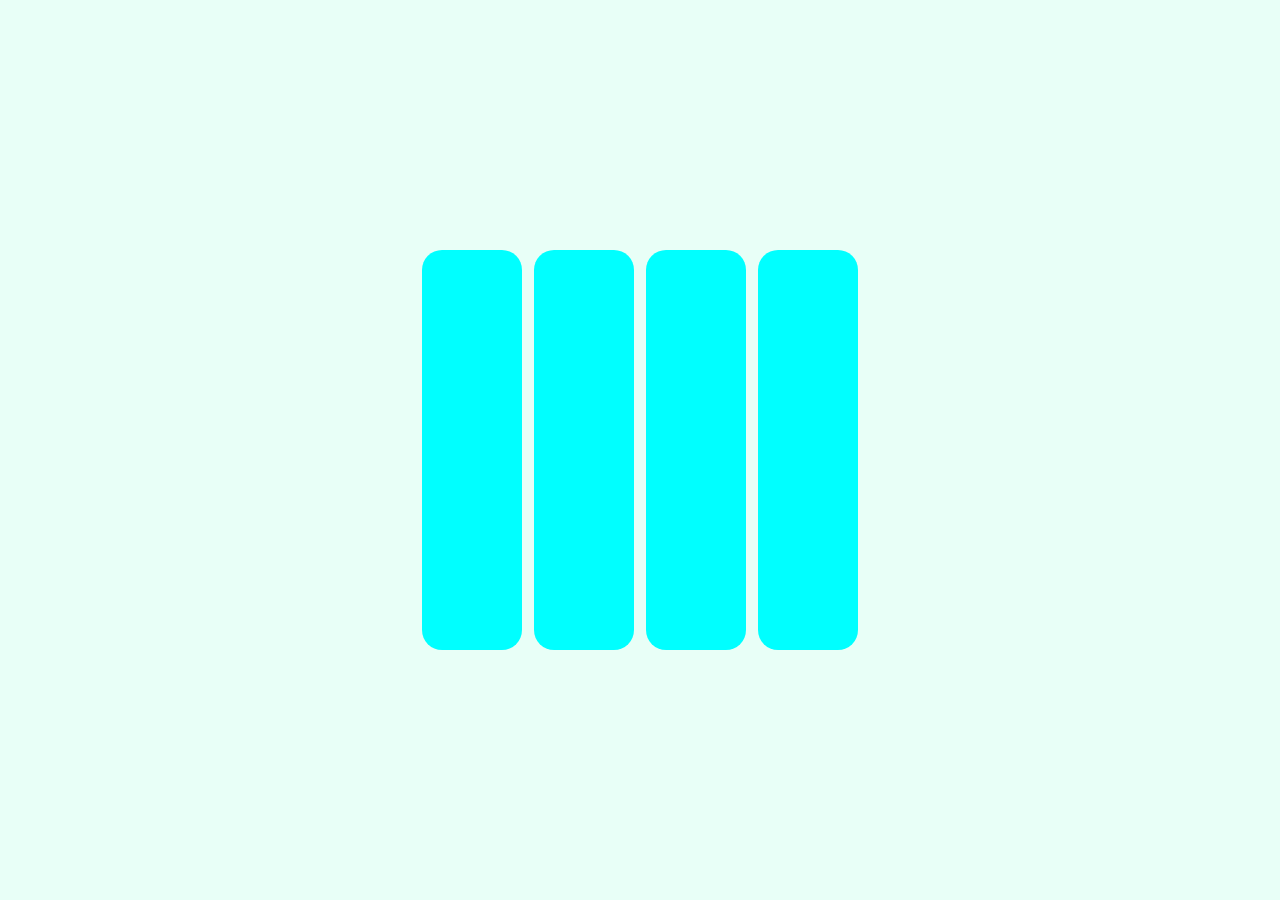
<file: mini css/image-Expand/index.html>
<!DOCTYPE html>
<html lang="en">
<head>
    <meta charset="UTF-8">
    <meta http-equiv="X-UA-Compatible" content="IE=edge">
    <meta name="viewport" content="width=device-width, initial-scale=1.0">
    <title>imageExpander</title>
    <link rel="stylesheet" href="index.css">
</head>
<body>
    <div class="container">
        <div class="image"></div>
        <div class="image"></div>
        <div class="image"></div>
        <div class="image"></div>
    </div>
</body>
</html>
</file>
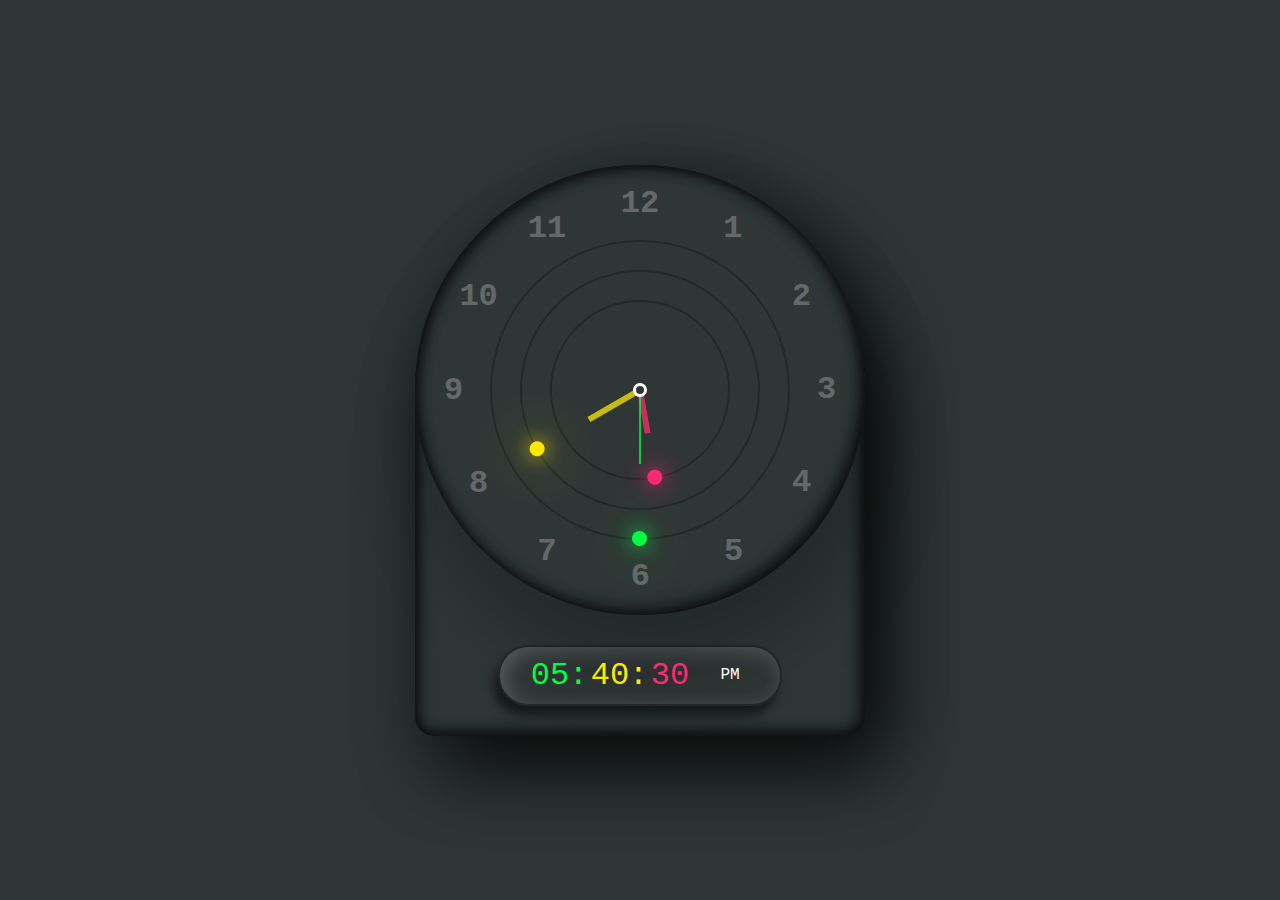
<file: mini-js/clockPureCss/index.html>
<!DOCTYPE html>
<html lang="en">
<head>
    <meta charset="UTF-8">
    <meta http-equiv="X-UA-Compatible" content="IE=edge">
    <meta name="viewport" content="width=device-width, initial-scale=1.0">
    <link rel="stylesheet" href="index.css">
    
    <link rel="icon" href="https://media.istockphoto.com/photos/last-minute-picture-id183058651?b=1&k=20&m=183058651&s=170667a&w=0&h=l5tcwuEC3oHQd6bSbe8HK3xW8bG4tsMY_jwITwEJIiU=">
    
    <title>clock</title>
</head>
<body>
    
  <div class="container">
      <div class="clock">

          <div class="circle" id="sc" style="--clr:#04fc43"><i></i></div>
          <div class="circle circle2" id="mn" style="--clr:#fee800" ><i></i></div>
          <div class="circle circle3" id="hr" style="--clr:#ff2972"  ><i></i></div>

          <span style="--i:1;"><b>1</b></span>
          <span style="--i:2;"><b>2</b></span>
          <span style="--i:3;"><b>3</b></span>
          <span style="--i:4;"><b>4</b></span>
          <span style="--i:5;"><b>5</b></span>
          <span style="--i:6;"><b>6</b></span>
          <span style="--i:7;"><b>7</b></span>
          <span style="--i:8;"><b>8</b></span>
          <span style="--i:9;"><b>9</b></span>
          <span style="--i:10;"><b>10</b></span>
          <span style="--i:11;"><b>11</b></span>
          <span style="--i:12;"><b>12</b></span>
      </div>
      
      <!-- digital Clock -->
      
      <div id="time">
        <div id="hour" style="--clr:#04fc43">00</div>
        <div id="min" style="--clr:#fee800">00</div>
        <div id="sec" style="--clr:#ff2972">00</div>
        <div id="ampm">AM</div>
    </div>
  
  </div>

  

 
  <script>
      let sc=document.querySelector('#sc')
      let mn=document.querySelector('#mn')
      let hr=document.querySelector('#hr')


       setInterval(()=>{
                    let day =new Date()
                    let hh=day.getHours()*30
                    let mm=day.getMinutes()*6
                    let ss=day.getSeconds()*6

                   hr.style.transform=`rotateZ(${hh+(mm/12)}deg)`
                   mn.style.transform=`rotateZ(${(mm)}deg)`
                   sc.style.transform=`rotateZ(${(ss)}deg)` 
                   
                   //digital clock
                   
       let hours=document.getElementById('hour')
       let minutes=document.getElementById('min')
       let seconds=document.getElementById('sec')
       let ampm=document.getElementById('ampm')


     

       let h=new Date().getHours()
       let m=new Date().getMinutes()
       let s=new Date().getSeconds()

       let am=h>12?"PM":"AM"

    //    convert 24 to 12

       if(h>12){
           h=h-12;
       }

       //add zero infront off the singeldigit number

       h=(h<10)? '0'+h:h;
       m=(m<10)? '0'+m:m;
       s=(s<10)? '0'+s:s;
       
       hours.innerHTML=h;
       minutes.innerHTML=m;
       seconds.innerHTML=s;
       ampm.innerHTML=am;
       })

    
  </script>

</body>
</html>
</file>
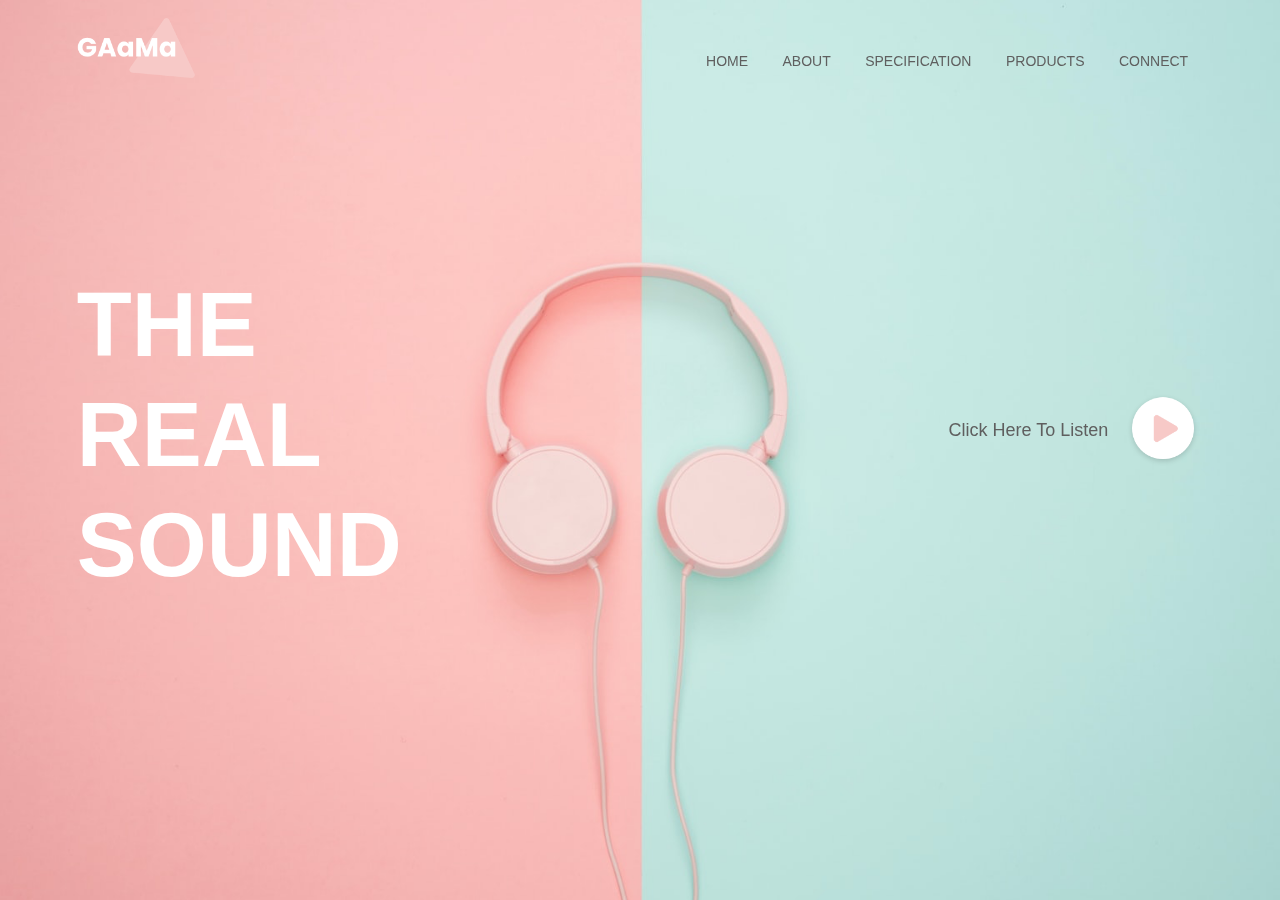
<file: mini-js/musicWebsite/index.html>
<!DOCTYPE html>
<html lang="en">
<head>
    <meta charset="UTF-8">
    <meta http-equiv="X-UA-Compatible" content="IE=edge">
    <meta name="viewport" content="width=device-width, initial-scale=1.0">
    <title>Music App</title>
    
    <link rel="stylesheet" href="index.css">

    <link rel="icon" href="https://images.unsplash.com/photo-1505740420928-5e560c06d30e?ixlib=rb-1.2.1&ixid=MnwxMjA3fDB8MHxzZWFyY2h8MTd8fG11c2ljfGVufDB8fDB8fA%3D%3D&auto=format&
    fit=crop&w=500&q=60">

</head>
<body>
    
    <div class="container">
        <div class="navbar">
            <img src="logo.png" alt="logo" class="logo">
             <ul>
                 <li><a href="#">HOME</a></li>
                 <li><a href="#">ABOUT</a></li>
                 <li><a href="#">SPECIFICATION</a></li>
                 <li><a href="#">PRODUCTS</a></li>
                 <li><a href="#">CONNECT</a></li>
             </ul>
        </div>
        <div class="content">
            <div class="left-col">
                <h1>THE <br>REAL<br> SOUND</h1>
            </div>
            <div class="right-col">
                <p>Click Here To Listen</p>
                <img src="play.png" alt="" id="icon">
            </div>
        </div>

    </div>

    <audio  id="mysong">
        <source src="dharshana.mp3">
    </audio>

    <script >
      let mysong=document.getElementById('mysong')
      let icon=document.getElementById('icon')

      icon.onclick=function(){
          if(mysong.paused){
              mysong.play();
              icon.src='pause.png'                       //for icon changing
          }
          else{
              mysong.pause()
              icon.src='play.png'
          }
      }
    </script>
</body>
</html>
</file>
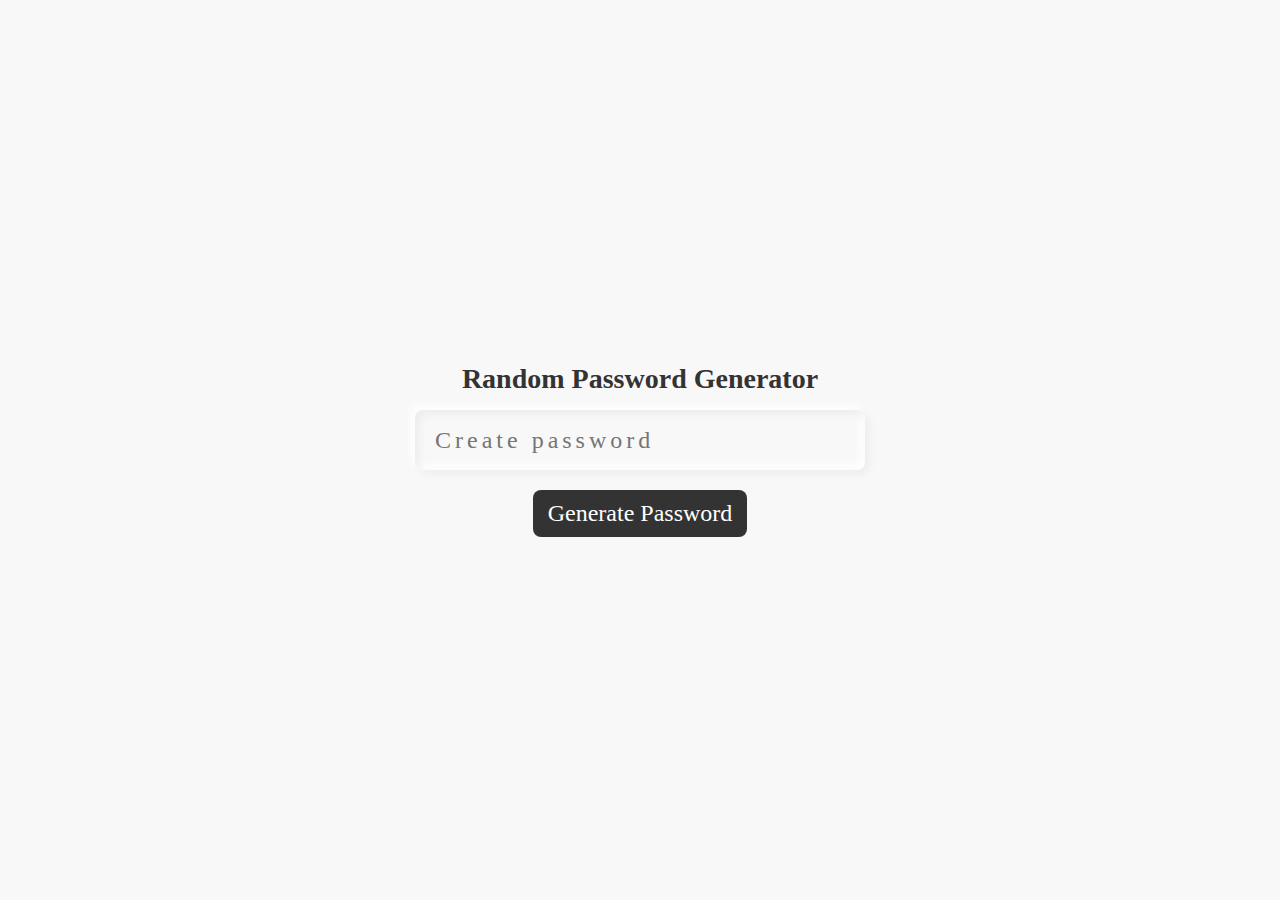
<file: mini-js/passwordGenerator/index.html>
<!DOCTYPE html>
<html lang="en">
<head>
    <meta charset="UTF-8">
    <meta http-equiv="X-UA-Compatible" content="IE=edge">
    <meta name="viewport" content="width=device-width, initial-scale=1.0">
    <title>PasswordGenerator</title>

    <link rel="icon" href="https://media.istockphoto.com/photos/password-input-field-with-padlock-picture-id808424876?b=1&k=20&m=808424876&s=170667a&w=0&h=jsHA-i698IpjyABBEA2Af_-n2U24x81UBrCNPXCmTgQ=">

    <link rel="stylesheet" href="index.css">
</head>
<body>
    <div class="inputbox">
        <h1>Random Password Generator</h1>
        <input type="text" name="" placeholder="Create password" id="password" readonly="">
        <div id="btn" onclick="getPassword()">Generate Password</div>
    </div>

    <script>
        function getPassword(){
            let chars="0123456789ABCDEFGHIJKLMNOPQRSTUVWXYZabcdefghijklmnopqrstuvwxyz!@#$&*()<>?/;:{}[]"
            var lengthh=16;
            var password='';
            for(let i=0;i<lengthh;i++){
                var random=Math.floor(Math.random()*chars.length)
                // password+=chars.substring(random,random+1)
                password+=chars[random]
            }

            document.getElementById('password').value=password;
       
        }
    </script>

</body>
</html>
</file>
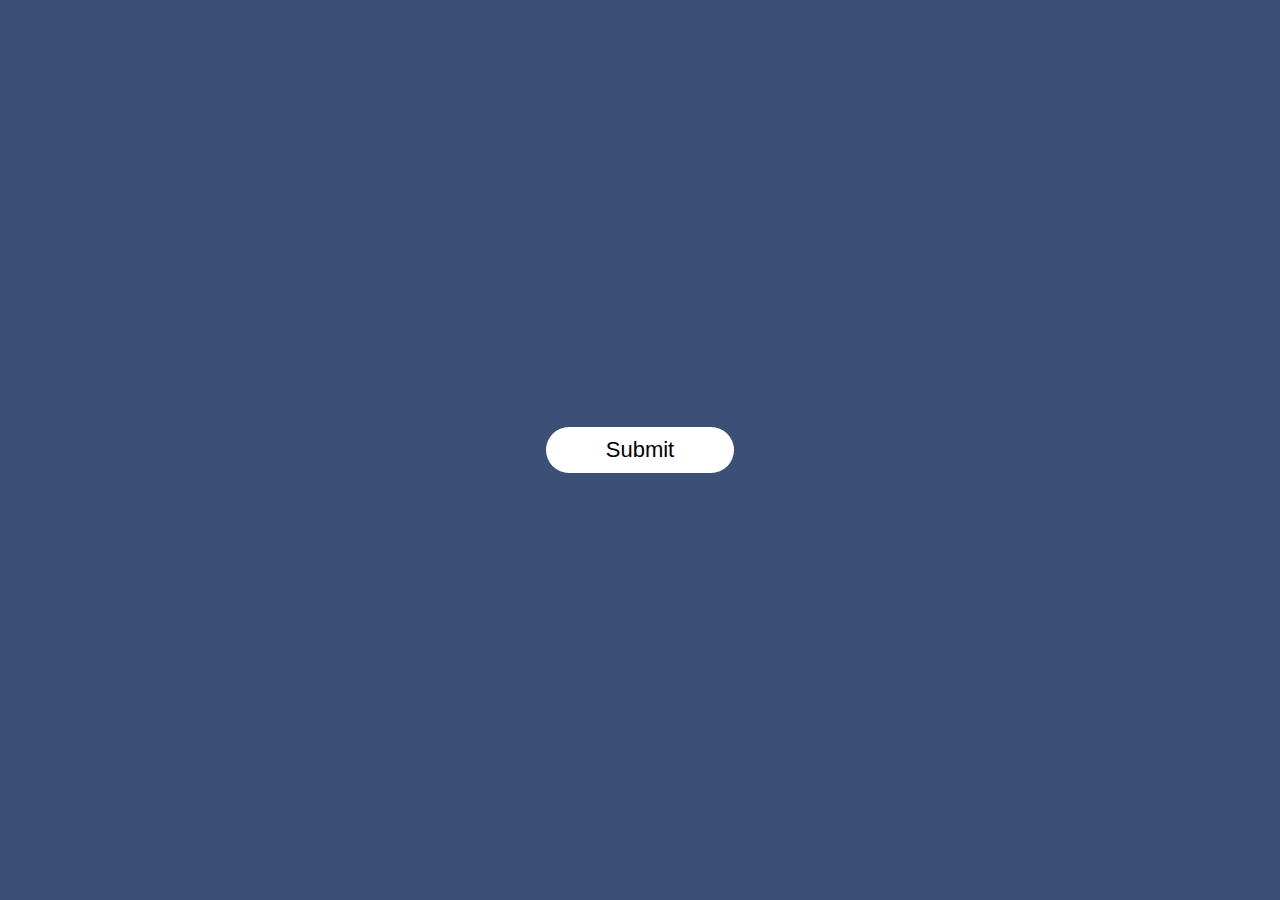
<file: mini-js/Popup/index.html>
<!DOCTYPE html>
<html lang="en">
<head>
    <meta charset="UTF-8">
    <meta http-equiv="X-UA-Compatible" content="IE=edge">
    <meta name="viewport" content="width=device-width, initial-scale=1.0">
    <title>Popup</title>
    <link rel="stylesheet" href="index.css">
</head>
<body>
    

    <div class="container">
        <button type="submit" class="btn" onclick="openPopup()">
            Submit
        </button>

        <div class="popup" id="popup">
            <img src="404-tick.png" alt="">
            <h2>Thank You</h2>
            <p>Your details has been sucessfully submitted</p>
            <button onclick="closePopup()">OK</button>
        </div>
    </div>

    <script>
         let popup=document.getElementById("popup")
         function openPopup(){
            popup.classList.add("open-popup") 
         }
         function closePopup(){
            popup.classList.remove("open-popup") 
         }
    </script>
</body>
</html>
</file>
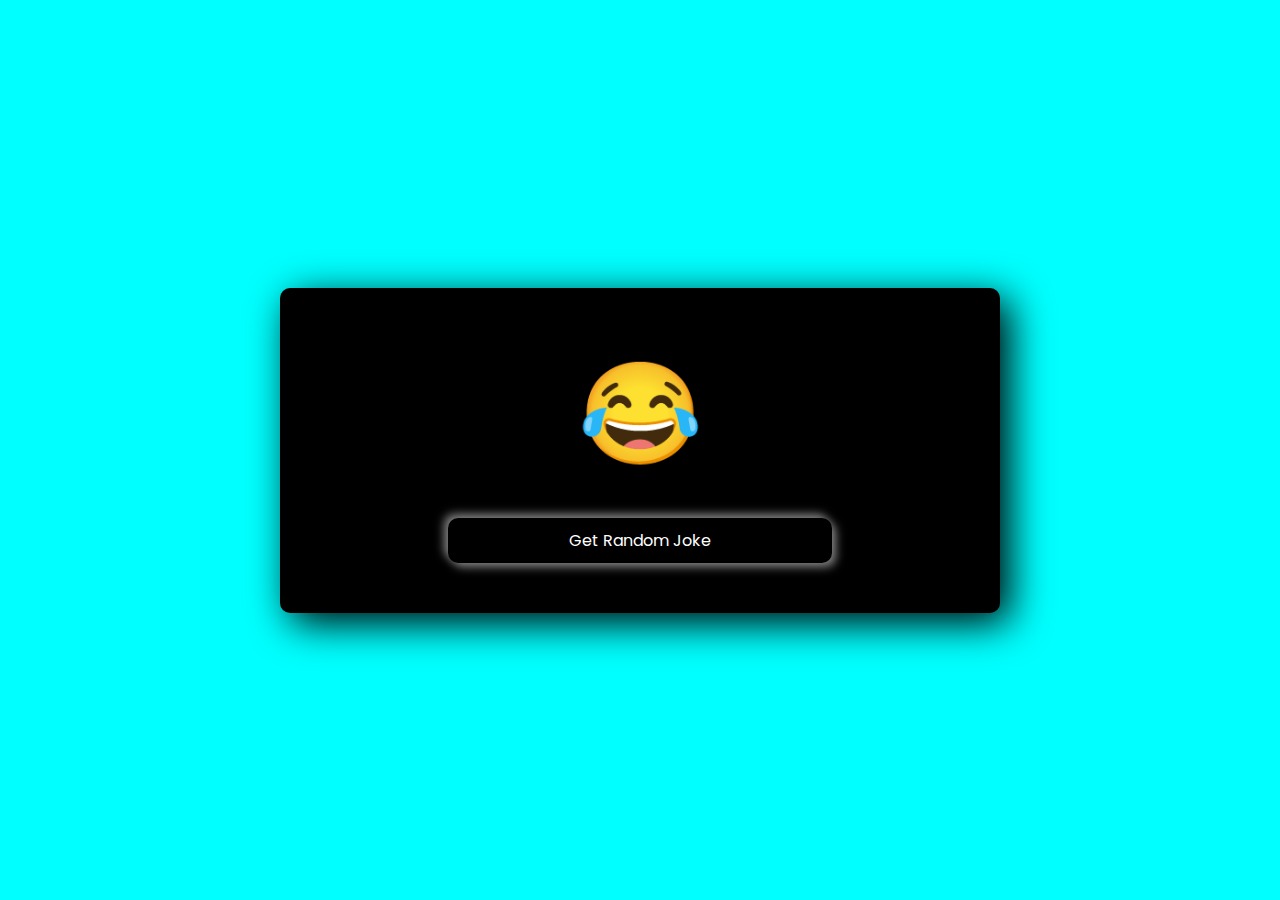
<file: mini-js/RandomJokes/index.html>
<!DOCTYPE html>
<html lang="en">
<head>
    <meta charset="UTF-8">
    <meta http-equiv="X-UA-Compatible" content="IE=edge">
    <meta name="viewport" content="width=device-width, initial-scale=1.0">

    <link rel="icon" href="https://images.unsplash.com/photo-1606145166375-714fe7f24261?crop=entropy&cs=tinysrgb&fm=jpg&ixlib=rb-1.2.1&q=60&raw_url=true&ixid=MnwxMjA3fDB8MHxzZWFyY2h8M3x8am9rZXN8ZW58MHx8MHx8&auto=format&fit=crop&w=500">

    <link rel="stylesheet" href="index.css">

    <link rel="preconnect" href="https://fonts.googleapis.com">
    <link rel="preconnect" href="https://fonts.gstatic.com" crossorigin>
    <link href="https://fonts.googleapis.com/css2?family=Poppins:wght@200;300;400;600;700&display=swap" rel="stylesheet">

    <title>Random jokes</title>
</head>
<body>

    <div class="wrapper">
        <span>😂</span>
       
        <p id="joke"></p>

        <div id="btn">Get Random Joke</div>
    </div>

    <script src="index.js" defer>

    </script>
    
</body>
</html>
</file>
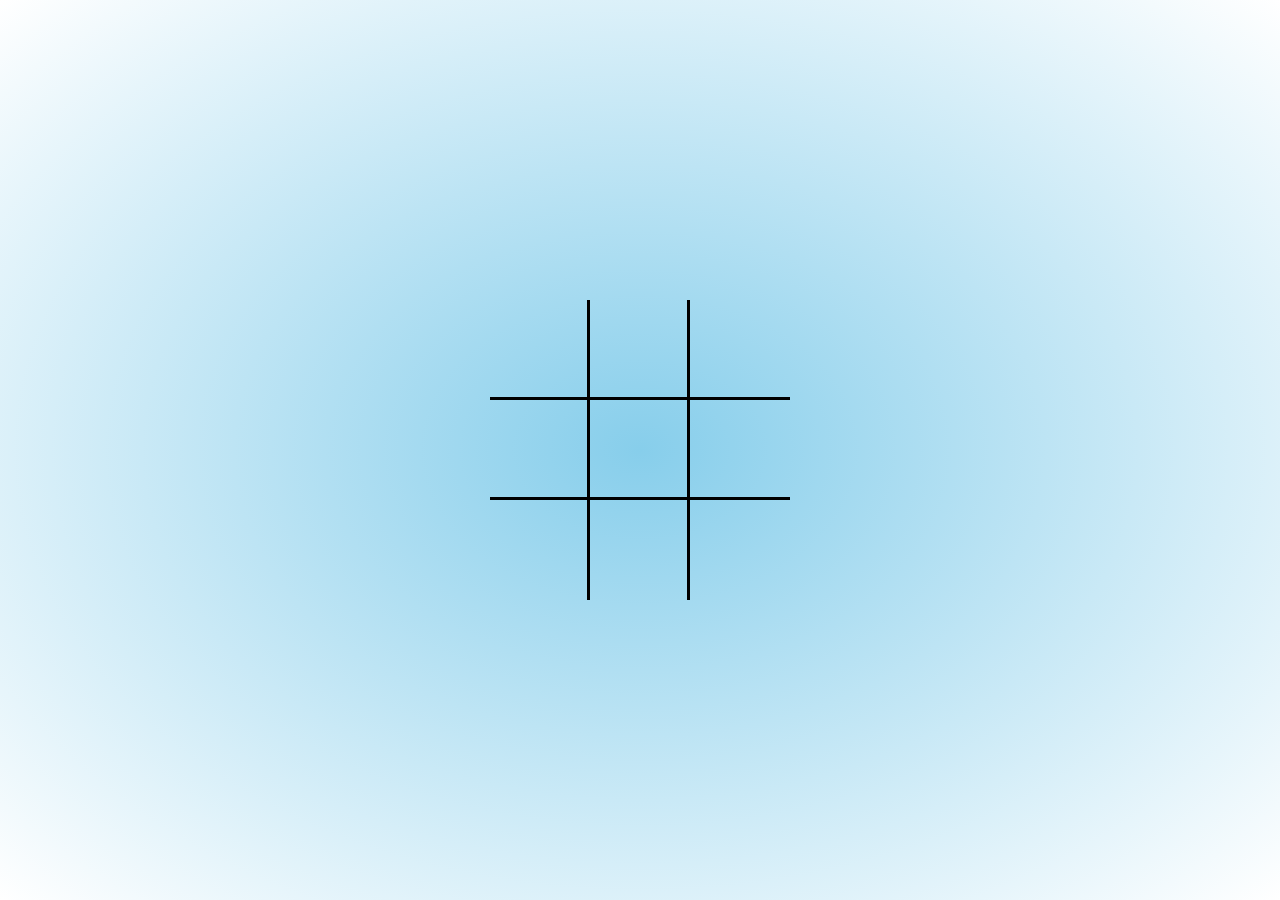
<file: mini-js/tic-tac-toe/index.html>
<!DOCTYPE html>
<html lang="en">
<head>
    <meta charset="UTF-8">
    <meta http-equiv="X-UA-Compatible" content="IE=edge">
    <meta name="viewport" content="width=device-width, initial-scale=1.0">
    <title>tic-tak-toe</title>
    
    <link rel="icon" href="https://media.istockphoto.com/photos/tic-tac-toe-game-3d-rendering-picture-id1192094830?b=1&k=20&m=1192094830&s=170667a&w=0&h=3Xg6wEtpsoH_LoItKqdv_JTJt0g7MCqhc_kvwzD1Wu4=">
   
    <link rel="stylesheet" href="index.css">

   

</head>
<body>
    
    <div class="board">
        <div class="cell"></div>
        <div class="cell"></div>
        <div class="cell"></div>
        <div class="cell "></div>
        <div class="cell"></div>
        <div class="cell"></div>
        <div class="cell"></div>
        <div class="cell"></div>
        <div class="cell"></div>
    </div>

     <script src="index.js">

    </script>
</body>
</html>
</file>
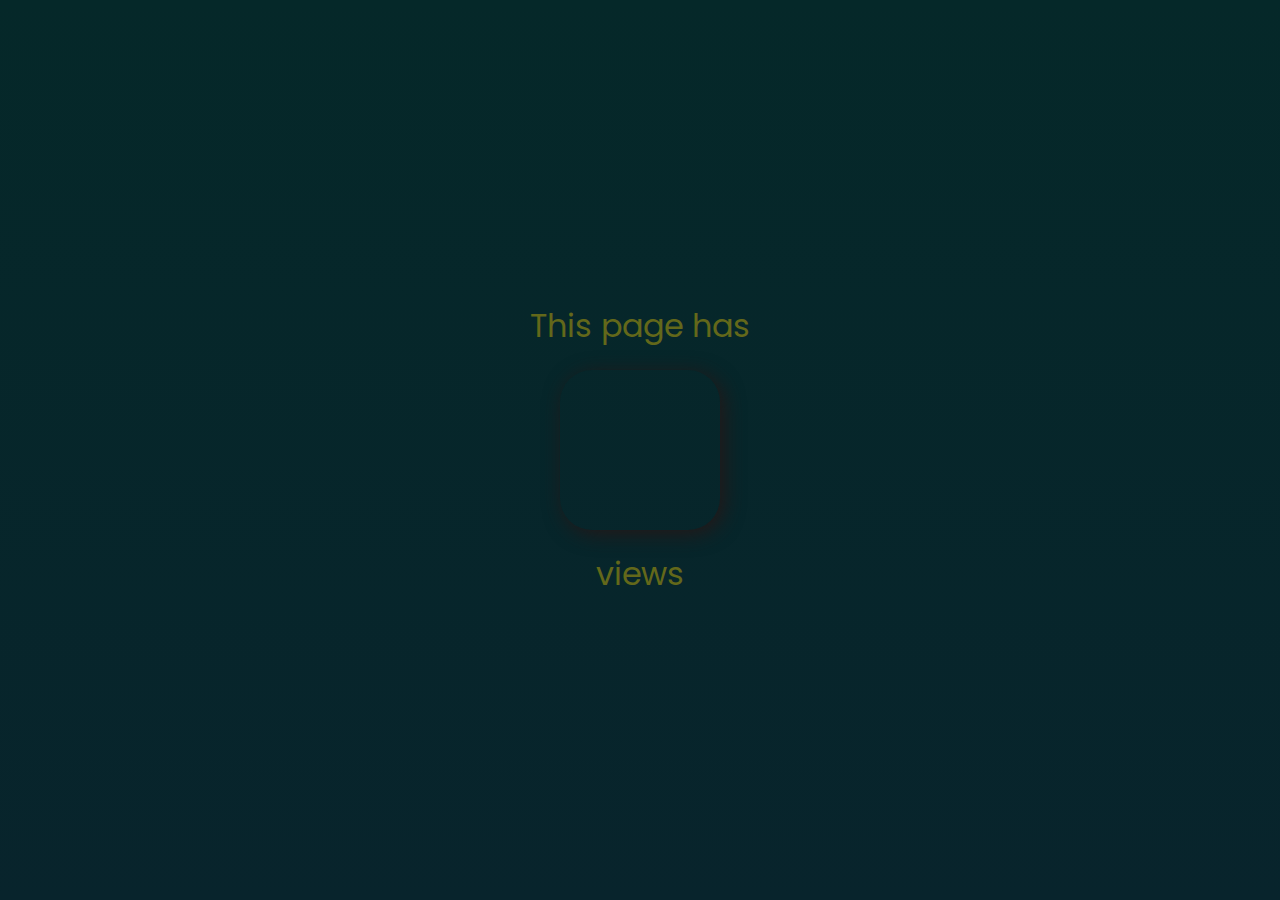
<file: mini-js/visitorsCounter/index.html>
<!DOCTYPE html>
<html lang="en">
<head>
    <meta charset="UTF-8">
    <meta http-equiv="X-UA-Compatible" content="IE=edge">
    <meta name="viewport" content="width=device-width, initial-scale=1.0">
    <title>VisitorsCounter</title>

    <link rel="stylesheet" href="index.css">

    <link rel="icon" href="https://images.unsplash.com/photo-1624117987059-f1b8c83edfaa?crop=entropy&cs=tinysrgb&fm=jpg&ixlib=rb-1.2.1&q=60&raw_url=true&ixid=MnwxMjA3fDB8MHxzZWFyY2h8NHx8bnVtYmVyc3xlbnwwfHwwfHw%3D&auto=format&fit=crop&w=500">

</head>
<body>
    

    <p>This page has</p>
   
    <h1 class="count"></h1>
    <p>views</p>

    <script async src="index.js">

    </script>
</body>
</html>
</file>
<file: mini css/image-Expand/index.css>
*{
    margin:0;
    padding:0;
    font-family: 'Poppins',sans-serif;
}

body{
    display: flex;
    justify-content: center;
    align-items: center;
    width: 100%;
    height: 100vh;
    background-color: rgb(232, 255, 247);
}

.container{
  display: flex;
  justify-content: center;
  align-items: center;
  gap: 12px;
}

.image{
  width:100px;
  height: 400px;
  background-color: aqua;
  background-image: url("https://images.unsplash.com/photo-1494790108377-be9c29b29330?ixlib=rb-4.0.3&ixid=MnwxMjA3fDB8MHxzZWFyY2h8NHx8Z2lybHN8ZW58MHx8MHx8&auto=format&fit=crop&w=500&q=60");
  background-position: center;
  background-size: cover;
  transition: all 0.5s;
  border-radius: 20px;
}

.image:nth-child(2){
    background-image: url("https://images.unsplash.com/photo-1529626455594-4ff0802cfb7e?ixlib=rb-4.0.3&ixid=MnwxMjA3fDB8MHxzZWFyY2h8Nnx8Z2lybHN8ZW58MHx8MHx8&auto=format&fit=crop&w=500&q=60");
}

.image:nth-child(3){
    background-image: url("https://images.unsplash.com/photo-1464863979621-258859e62245?ixlib=rb-4.0.3&ixid=MnwxMjA3fDB8MHxzZWFyY2h8MTd8fGdpcmxzfGVufDB8fDB8fA%3D%3D&auto=format&fit=crop&w=500&q=60");
}

.image:nth-child(4){
    background-image: url("https://images.unsplash.com/photo-1597586124394-fbd6ef244026?ixlib=rb-4.0.3&ixid=MnwxMjA3fDB8MHxzZWFyY2h8MTh8fGdpcmxzfGVufDB8fDB8fA%3D%3D&auto=format&fit=crop&w=500&q=60");
}

.image:hover{
    width: 300px;
}
</file>
<file: mini-js/clockPureCss/index.css>
*{
    margin:0;
    padding:0;
    font-family: 'Courier New', Courier, monospace;
    box-sizing: border-box;
    user-select: none;
}

body{
    display: flex;
    min-height: 100vh;
    justify-content:center;
    align-items: center;
    background: #2f3636;
}

.container{
    position: relative;
    background: #2f3636;
    /* min-height: 500px; */
    border-radius: 20px;
    border-top-left-radius: 225px;
    border-top-right-radius: 225px;
    box-shadow:25px 25px 75px rgba(0,0,0,0.75),10px 50px 70px rgba(0, 0, 0, 0.25),inset 5px 5px 10px rgba(0, 0, 0, 0.5),inset 5px 5px 20px rgba(0, 0, 0, 0.2),inset -5px -5px 15px rgba(0, 0, 0, 0.75);
    display: flex;
    justify-content: center;
    align-items: center;
    flex-direction: column;
}

.clock{
    position: relative;
    width: 450px;
    height: 450px;
    background: #2f3636;
    box-shadow:10px 50px 70px rgba(0, 0, 0, 0.25),inset 5px 5px 10px rgba(0, 0, 0, 0.5),inset 5px 5px 20px rgba(0, 0, 0, 0.2),inset -5px -5px 15px rgba(0, 0, 0, 0.75);
    border-radius: 50%;
    display: flex;
    justify-content: center;
    align-items: center;
    margin-bottom: 30px;
}

.clock::before{
    content:'';
    position:absolute;
    width:8px;
    height: 8px;
    background-color: #2f3636;
    border:3px solid #fff;
    border-radius: 50%;
    z-index: 1000;
}

.clock span{
    position: absolute;
    inset:20px;
    color:#fff;
    text-align: center;
    transform: rotate(calc(30deg*var(--i)));
    /* 360/12=30deg */
}

.clock span b{
    font-size: 2em;
    opacity:0.25;
    font-weight: 600;
    display: inline-block;
    transform: rotate(calc(-30deg*var(--i)));
}

.circle{
    position: absolute;
    width: 300px;
    aspect-ratio: 1/1;
    border: 2px solid rgba(0, 0, 0, 0.25);
    border-radius: 50%;
    display: flex;
    justify-content: center;
    align-items: flex-start;
    z-index: 10;
}

.circle2{
    width: 240px;
    aspect-ratio: 1/1;
    z-index: 9;
}

.circle3{
    width: 180px;
    aspect-ratio: 1/1;
    z-index: 8;
}

.circle i{
    position: absolute;
    background: red;
    width: 6px;
    height: 50%;
    background: var(--clr);
    opacity:0.75;
    transform-origin: bottom;
    transform: scaleY(0.5);
}

.circle:nth-child(1) i{
    width: 2px;
}

.circle:nth-child(2) i{
    width: 6px;
}

.circle::before{
    content: '';
    position: absolute;
    top:-8.5px;
    width: 15px;
    height: 15px;
    border-radius: 50%;
    background: var(--clr);
    box-shadow: 0 0 20px var(--clr),0 0 60px var(--clr);

}

#time{
    margin-bottom: 30px;
    display: flex;
    padding:10px 20px;
    font-size: 2em;
    font-weight: 600;
    border: 2px solid rgba(0, 0, 0, 0.25);
    border-radius: 30px;
    box-shadow: -5px 10px 10px rgba(0, 0, 0, 0.5),
    inset 5px 5px 20px rgba(255,255,255,0.2)
}
#time div{
    position: relative;
    width: 60px;
    text-align: center;
    font-weight: 500;
    color: var(--clr);
}

#time div:nth-child(1)::after,
#time div:nth-child(2)::after{
    content:':';
    position:absolute;
    right: -8px;
}

#time div:last-child{
    font-size: 0.5em;
    display: flex;
    justify-content: center;
    align-items: center;
    color: #fff;
}

#time div:nth-child(2)::after{
    animation: animate 1s steps(1) infinite;
}

@keyframes animate{
    0%{
        opacity: 1;
    }
    50%{
        opacity: 0;
    }
}
</file>
<file: mini-js/musicWebsite/index.css>
*{
    margin:0;
    padding:0;
    box-sizing: border-box;
    font-family: sans-serif;
  
}

.container{
    height: 100vh;
    width: 100%;
    background-image:url('image.png');
    background-position: center;
    background-size: cover;
    position: fixed;
}

.navbar{
    width: 88%;
    margin:auto;
    padding:15px 0;
    display: flex;
    justify-content: space-between;
    align-items: center;
}

.logo{
    width: 140px;
    cursor:pointer;
    user-select: none;
}

.navbar ul li{
    list-style: none;
    display: inline-block;
    margin: 0 15px;
}

.navbar ul li a{
    text-decoration: none;
    color: #5f5f5f;
    font-size: 14px;
}

.content{
    width:100%;
    position: absolute;
    top:30%;
}

.left-col{
    margin-left: 6%;
}

.left-col h1{
    font-size: 90px;
    color:#fff;
    line-height: 110px;
    user-select: none;
    float: left;
}

.right-col{
    float: right;
    margin-right: 6%;
    margin-top:120px;
    display: flex;
    align-items: center;
}

.right-col p{
    font-size: 18px;
    color:#5f5f5f;
    font-weight: 400;
    margin-right: 15px;
}

#icon{
    width: 80px;
    cursor: pointer;
}
</file>
<file: mini-js/passwordGenerator/index.css>
*{
    margin:0;
    padding:0;
    box-sizing: border-box;
    font-family: consolas;
    user-select: none;
}

body{
    display: flex;
    justify-content: center;
    align-items: center;
    min-height: 100vh;
    background: #f8f8f8;
}

.inputbox{
    position: relative;
    width: 450px;
    text-align: center;
}

.inputbox h1{
    font-size: 28px;
    color:#333;
}

.inputbox input{
    position: relative;
    width: 100%;
    height: 60px;
    border: none;
    margin: 15px 0 20px;
    background: transparent;
    outline: none;
    padding:0 20px;
    font-size: 24px;
    letter-spacing: 4px;
    box-sizing: border-box;
    border-radius: 8px;
    color: #333;
    box-shadow: -4px -4px 10px rgba(255, 255, 255, 1),
                  inset 4px 4px 10px rgba(0,0,0, 0.05),
                  inset -4px -4px 10px rgba(255,255,255, 1),
                  4px 4px 10px rgba(0,0,0, 0.05) ;
}

.inputbox #btn{
    position:relative;
    cursor: pointer;
    color: #fff;
    background: #333;
    font-size: 24px;
    display: inline-block;
    padding:10px 15px;
    border-radius: 8px;

}

.inputbox #btn:active{
    color: #333;
    background-color: #f8f8f8;
    box-shadow: -4px 4px 10px gray,
                 4px -4px 10px grey;
}
</file>
<file: mini-js/Popup/index.css>
*{
    margin:0;
    padding:0;
    box-sizing: border-box;
    font-family: 'poppins',sans-serif;
}

.container{
    width: 100%;
    height: 100vh;
    background: #3c5077;
    display: flex;
    justify-content: center;
    align-items: center;
}

.btn{
    padding:10px 60px;
    background: #fff;
    border:0;
    outline:none;
    cursor: pointer;
    font-size: 22px;
    font-weight: 500;
    border-radius:30px
}

.popup{
    width: 400px;
    background: #fff;
    border-radius: 6px;
    position: absolute;
    top:0;
    left: 50%;
    transform:translate(-50%,-50%) scale(0.1);
    text-align: center;
    padding:0 30px 30px;
    color:#333;
    visibility: hidden;
    transition: trasnform 0.4s,top 0.4s,visibility 0.1s ;
    /* transition: all 0.4s; */
}

.open-popup{
    visibility: visible;
    top:50%;
    transform:translate(-50%,-50%) scale(1);
    
}

.popup img{
    width: 100px;
    margin-top:-50px;
    border-radius: 50%;
    box-shadow:0 2px 6px gray;
}

.popup h2{
    font-size: 38px;
    font-weight: 500;
    margin:30px 0 10px;
}

.popup button{
    width: 100%;
    padding:10px 0;
    margin-top: 50px;
    background-color: #6fd469;
    color:#fff;
    border: 0;
    outline:none;
    font-size: 18px;
    border-radius: 5px;
    cursor:pointer;
    box-shadow:0 2px 6px gray;
}
</file>
<file: mini-js/RandomJokes/index.css>
*{
    margin:0;
    padding:0;
    box-sizing: border-box;
    font-family: 'Poppins', sans-serif;
    user-select: none;
}

body{
  background-color: aqua;
  display: flex;
  height: 100vh;
  justify-content: center;
  align-items: center;

}

.wrapper{
    width: 80vmin;
    padding:50px 40px;
    background-color: black;
    position: absolute;
    /* transition: translate(-50%,-50%);
    top:50%;
    left: 50%; */
    border-radius: 10px;
    box-shadow: 10px 10px 40px black;
    display: flex;
    flex-direction: column;
    justify-content: center;
    align-items: center;
}

.wrapper span{
    display: block;
    width: 100%;
    text-align: center;
    font-size: 100px;
}
.wrapper p{
    color: #fff;
    /* opacity: 0; */
}

.wrapper div{
    width: 60%;
    margin-top:30px;
    color: #fff;
    text-align: center;
    border-radius: 10px;
    padding:10px 5px;
    box-shadow: -4px -4px 10px gray,4px 4px 10px gray;
    font-weight:400;   
    cursor: pointer; 
    transition:transform 0.1s,box-shadow 0.5s,font-weight 0.6s;
}

.wrapper div:hover{
    box-shadow: -4px -4px 10px gainsboro,4px 4px 10px gainsboro;
    transform: scale(1.05);
   
    font-weight:bold;   
}
.wrapper div:active{
    transform: translateY(-5px);
}

.fade{
    opacity: 1;
    transition: opacity 1.5s;
}
</file>
<file: mini-js/tic-tac-toe/index.css>
*{
    margin:0;
    padding:0;
    box-sizing: border-box;
}

body{
    background-image: radial-gradient(skyblue,white);


    display: flex;
    justify-content: center;
    align-items: center;
    height: 100vh;
}

.board{
    width: 300px;
    aspect-ratio: 1;
    /* background-color: yellowgreen; */
    display: grid;
    grid-template-columns: repeat(3,1fr);
    grid-template-rows: repeat(3,1fr);
}

.cell{
    border-bottom:3px solid black;
    border-right: 3px solid black;
    font-size: 50px;
    text-align: center;
    user-select: none;
    line-height: 95px;
    cursor: pointer;
}

.cell:nth-child(3n){
    border-right: none;
}

.cell:nth-child(n+7){
    border-bottom: none;
}

.cell.highlight{
  background-color: rgb(109, 170, 194);
}
</file>
<file: mini-js/visitorsCounter/index.css>
@import url('https://fonts.googleapis.com/css2?family=Poppins:wght@200;300;400;600;700&display=swap');

*{
     font-family: 'Poppins', sans-serif;
     padding:0;
     margin:0;
}
body{
   
    display: flex;
    flex-direction: column;
    justify-content: center;
    height: 100vh;
    align-items: center;
    background-image: linear-gradient(rgb(5, 40, 41),rgb(8, 36, 44));
}

p{
    font-size: xx-large;
    font-style: inherit;
    color: rgb(99, 104, 26);
    margin: 50px 0;
}

h1{
    color: #fff;
    font-size: 10000;
    transform: scale(2);
    width: 80px;
    aspect-ratio: 1/1;
    /* background-color: rgb(59, 51, 51); */
    box-shadow: 2px 2px 10px rgb(37, 24, 24) ;
               
               
    /* text-align: center; */
    display: flex;
    justify-content: center;
    align-items: center;
    border-radius: 20%;
    transition: all 0.5s ease-in;
    border: none;
    margin:10px 0
}
</file>
